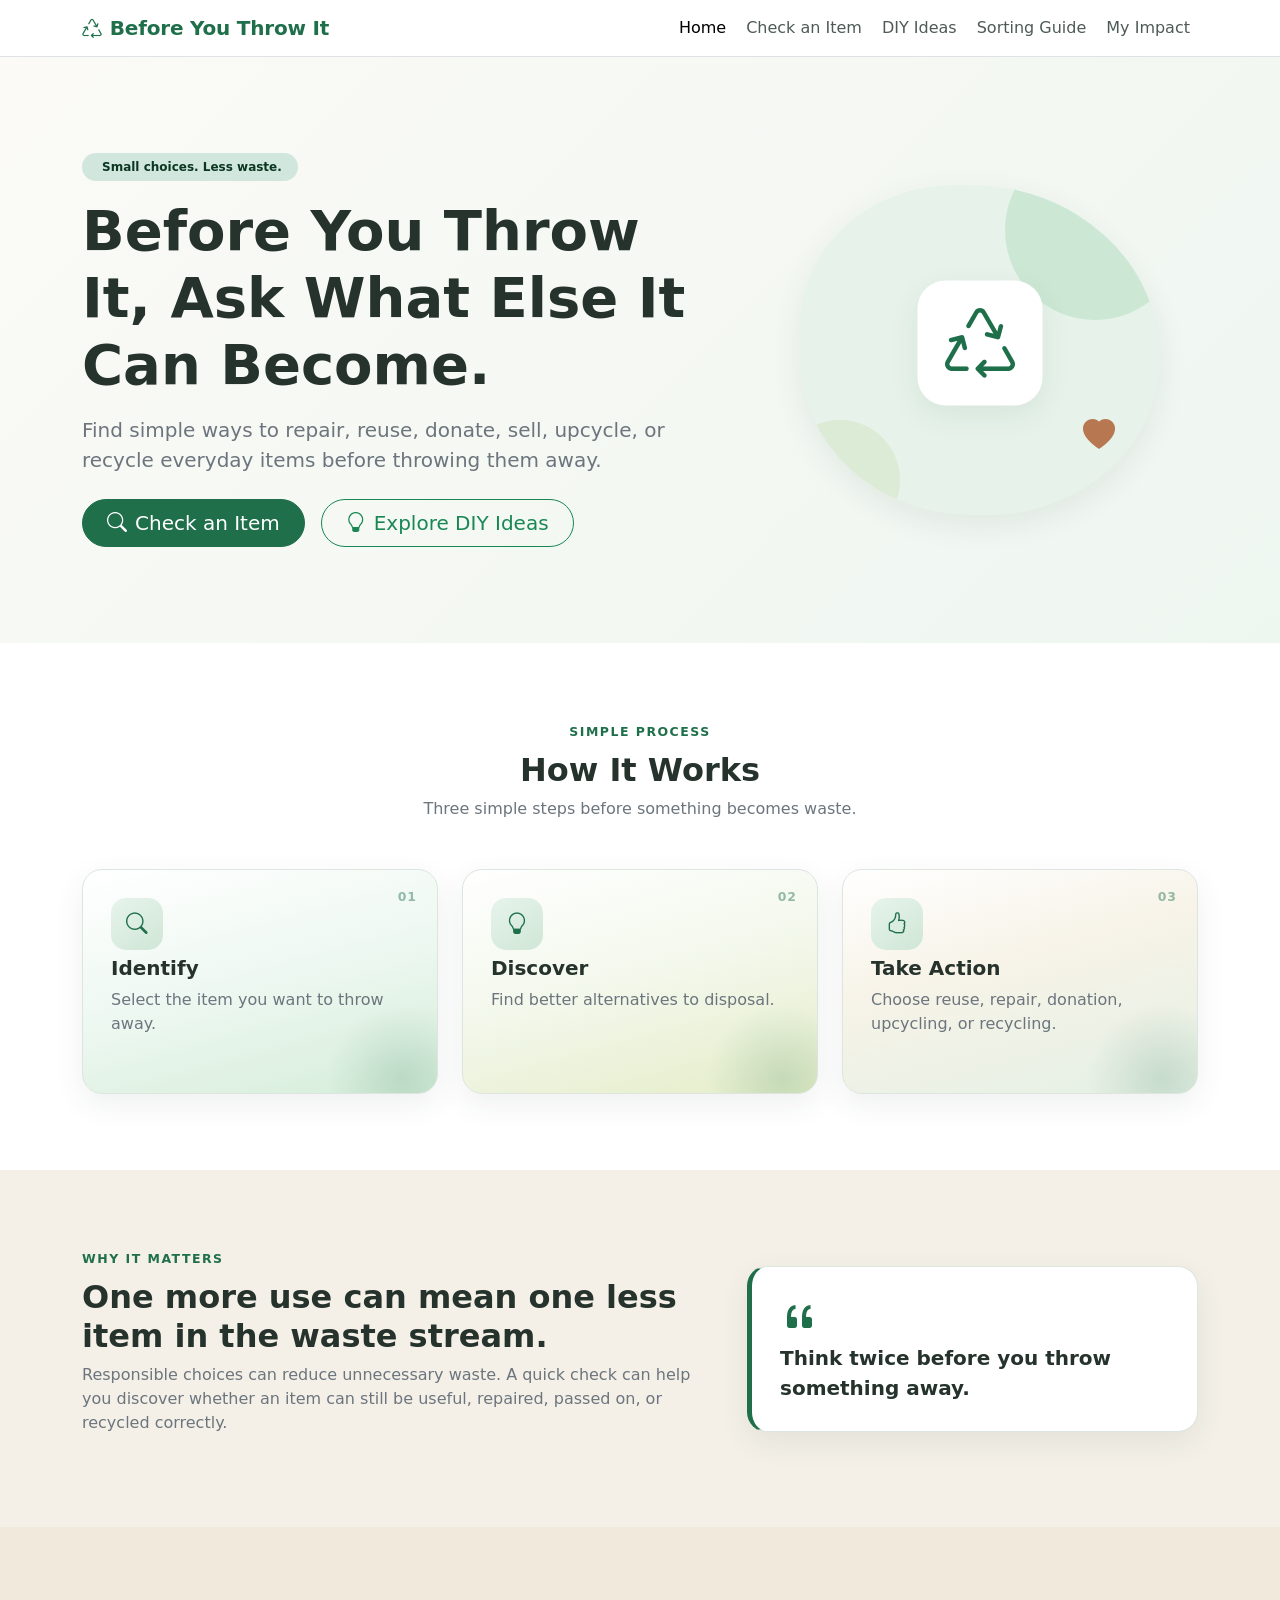
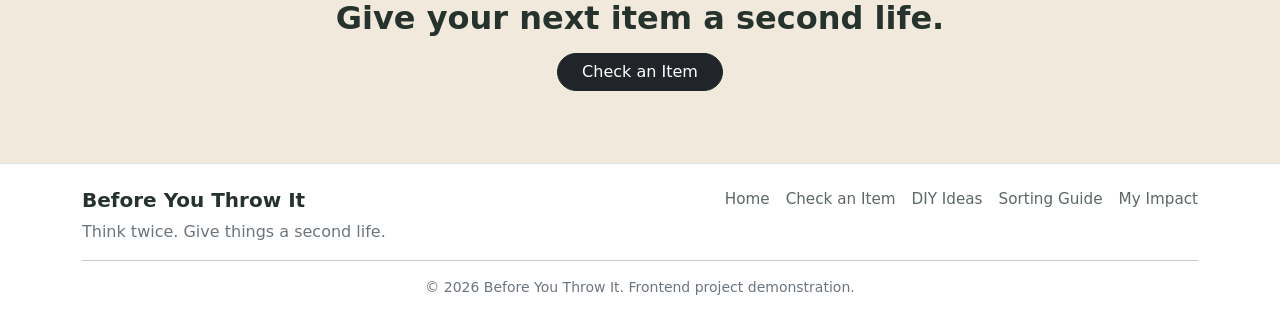
<file: index.html>
<!DOCTYPE html>
<html lang="en">
<head>
  <meta charset="UTF-8">
  <meta name="viewport" content="width=device-width, initial-scale=1.0">
  <meta name="description" content="Before You Throw It - a simple waste reduction frontend prototype.">
  <title>Before You Throw It | Home</title>
  <link href="https://cdn.jsdelivr.net/npm/bootstrap@5.3.3/dist/css/bootstrap.min.css" rel="stylesheet">
  <link href="https://cdn.jsdelivr.net/npm/bootstrap-icons@1.11.3/font/bootstrap-icons.css" rel="stylesheet">
  <link rel="stylesheet" href="css/style.css">
</head>
<body>
  <nav class="navbar navbar-expand-lg navbar-light bg-white sticky-top border-bottom">
    <div class="container">
      <a class="navbar-brand fw-bold text-success" href="index.html">
        <i class="bi bi-recycle me-2"></i>Before You Throw It
      </a>
      <button class="navbar-toggler" type="button" data-bs-toggle="collapse" data-bs-target="#mainNav"
              aria-controls="mainNav" aria-expanded="false" aria-label="Toggle navigation">
        <span class="navbar-toggler-icon"></span>
      </button>
      <div class="collapse navbar-collapse" id="mainNav">
        <ul class="navbar-nav ms-auto align-items-lg-center gap-lg-1">
          <li class="nav-item"><a class="nav-link active" href="index.html">Home</a></li>
          <li class="nav-item"><a class="nav-link" href="check-item.html">Check an Item</a></li>
          <li class="nav-item"><a class="nav-link" href="diy.html">DIY Ideas</a></li>
          <li class="nav-item"><a class="nav-link" href="sorting-guide.html">Sorting Guide</a></li>
          <li class="nav-item"><a class="nav-link" href="impact.html">My Impact</a></li>
        </ul>
      </div>
    </div>
  </nav>

  <main>
    <section class="hero-section py-5">
      <div class="container py-lg-5">
        <div class="row align-items-center g-5">
          <div class="col-lg-7">
            <span class="badge rounded-pill bg-success-subtle text-success-emphasis px-3 py-2 mb-3">
              <i class="bi bi-leaf me-1"></i> Small choices. Less waste.
            </span>
            <h1 class="display-4 fw-bold mb-3">Before You Throw It, Ask What Else It Can Become.</h1>
            <p class="lead text-secondary mb-4">
              Find simple ways to repair, reuse, donate, sell, upcycle, or recycle everyday items before throwing them away.
            </p>
            <div class="d-flex flex-wrap gap-3">
              <a class="btn btn-success btn-lg rounded-pill px-4" href="check-item.html">
                <i class="bi bi-search me-2"></i>Check an Item
              </a>
              <a class="btn btn-outline-success btn-lg rounded-pill px-4" href="diy.html">
                <i class="bi bi-lightbulb me-2"></i>Explore DIY Ideas
              </a>
            </div>
          </div>
          <div class="col-lg-5">
            <div class="eco-visual mx-auto" aria-label="Eco-friendly illustration">
              <div class="eco-circle circle-one"></div>
              <div class="eco-circle circle-two"></div>
              <div class="eco-leaf"><i class="bi bi-leaf-fill"></i></div>
              <div class="eco-box"><i class="bi bi-recycle"></i></div>
              <div class="eco-small"><i class="bi bi-heart-fill"></i></div>
            </div>
          </div>
        </div>
      </div>
    </section>

    <section class="section-padding bg-white">
      <div class="container">
        <div class="text-center mb-5">
          <span class="section-kicker">Simple process</span>
          <h2 class="fw-bold">How It Works</h2>
          <p class="text-secondary">Three simple steps before something becomes waste.</p>
        </div>
        <div class="row g-4">
          <div class="col-md-4">
            <a class="feature-card feature-card-identify h-100" href="check-item.html">
              <span class="feature-step">01</span>
              <div class="icon-box"><i class="bi bi-search"></i></div>
              <h3 class="h5 fw-bold">Identify</h3>
              <p class="text-secondary mb-2">Select the item you want to throw away.</p>
              <span class="feature-hint">Start checking <i class="bi bi-arrow-right"></i></span>
            </a>
          </div>
          <div class="col-md-4">
            <a class="feature-card feature-card-discover h-100" href="diy.html">
              <span class="feature-step">02</span>
              <div class="icon-box"><i class="bi bi-lightbulb"></i></div>
              <h3 class="h5 fw-bold">Discover</h3>
              <p class="text-secondary mb-2">Find better alternatives to disposal.</p>
              <span class="feature-hint">See DIY ideas <i class="bi bi-arrow-right"></i></span>
            </a>
          </div>
          <div class="col-md-4">
            <a class="feature-card feature-card-action h-100" href="check-item.html">
              <span class="feature-step">03</span>
              <div class="icon-box"><i class="bi bi-hand-thumbs-up"></i></div>
              <h3 class="h5 fw-bold">Take Action</h3>
              <p class="text-secondary mb-2">Choose reuse, repair, donation, upcycling, or recycling.</p>
              <span class="feature-hint">Choose an action <i class="bi bi-arrow-right"></i></span>
            </a>
          </div>
        </div>
      </div>
    </section>

    <section class="section-padding why-section">
      <div class="container">
        <div class="row align-items-center g-4">
          <div class="col-lg-7">
            <span class="section-kicker">Why it matters</span>
            <h2 class="fw-bold">One more use can mean one less item in the waste stream.</h2>
            <p class="text-secondary">
              Responsible choices can reduce unnecessary waste. A quick check can help you discover whether an item
              can still be useful, repaired, passed on, or recycled correctly.
            </p>
          </div>
          <div class="col-lg-5">
            <div class="quote-card">
              <i class="bi bi-quote display-6 text-success"></i>
              <p class="mb-0 fs-5 fw-semibold">Think twice before you throw something away.</p>
            </div>
          </div>
        </div>
      </div>
    </section>

    <section class="cta-section py-5">
      <div class="container text-center py-4">
        <h2 class="fw-bold">Give your next item a second life.</h2>
        <a class="btn btn-dark rounded-pill px-4 mt-2" href="check-item.html">Check an Item</a>
      </div>
    </section>
  </main>

  <footer class="site-footer">
    <div class="container py-4">
      <div class="row g-4">
        <div class="col-lg-5">
          <h5 class="fw-bold">Before You Throw It</h5>
          <p class="text-secondary mb-0">Think twice. Give things a second life.</p>
        </div>
        <div class="col-lg-7">
          <div class="d-flex flex-wrap gap-3 justify-content-lg-end">
            <a href="index.html">Home</a>
            <a href="check-item.html">Check an Item</a>
            <a href="diy.html">DIY Ideas</a>
            <a href="sorting-guide.html">Sorting Guide</a>
            <a href="impact.html">My Impact</a>
          </div>
        </div>
      </div>
      <hr>
      <p class="small text-secondary mb-0 text-center">© 2026 Before You Throw It. Frontend project demonstration.</p>
    </div>
  </footer>

  <script src="https://cdn.jsdelivr.net/npm/bootstrap@5.3.3/dist/js/bootstrap.bundle.min.js"></script>
  <script src="js/main.js"></script>
</body>
</html>
</file>
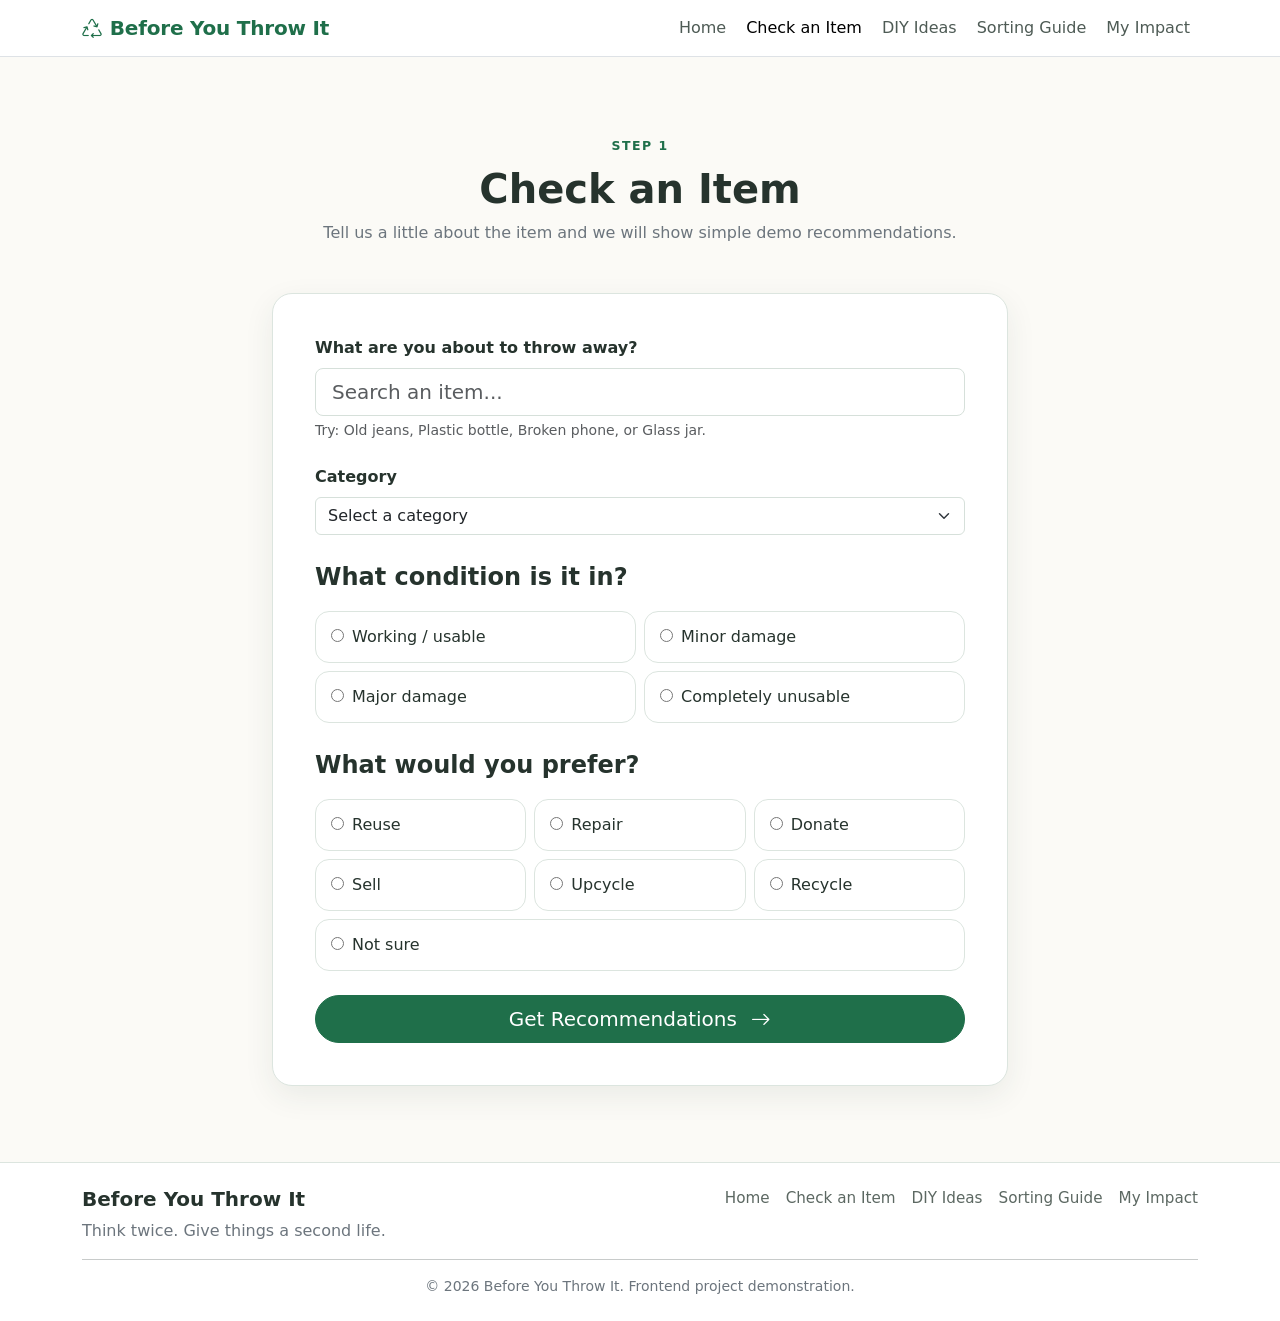
<file: check-item.html>
<!DOCTYPE html>
<html lang="en">
<head>
  <meta charset="UTF-8">
  <meta name="viewport" content="width=device-width, initial-scale=1.0">
  <title>Check an Item | Before You Throw It</title>
  <link href="https://cdn.jsdelivr.net/npm/bootstrap@5.3.3/dist/css/bootstrap.min.css" rel="stylesheet">
  <link href="https://cdn.jsdelivr.net/npm/bootstrap-icons@1.11.3/font/bootstrap-icons.css" rel="stylesheet">
  <link rel="stylesheet" href="css/style.css">
</head>
<body>
  <nav class="navbar navbar-expand-lg navbar-light bg-white sticky-top border-bottom">
    <div class="container">
      <a class="navbar-brand fw-bold text-success" href="index.html"><i class="bi bi-recycle me-2"></i>Before You Throw It</a>
      <button class="navbar-toggler" type="button" data-bs-toggle="collapse" data-bs-target="#mainNav" aria-label="Toggle navigation">
        <span class="navbar-toggler-icon"></span>
      </button>
      <div class="collapse navbar-collapse" id="mainNav">
        <ul class="navbar-nav ms-auto gap-lg-1">
          <li class="nav-item"><a class="nav-link" href="index.html">Home</a></li>
          <li class="nav-item"><a class="nav-link active" href="check-item.html">Check an Item</a></li>
          <li class="nav-item"><a class="nav-link" href="diy.html">DIY Ideas</a></li>
          <li class="nav-item"><a class="nav-link" href="sorting-guide.html">Sorting Guide</a></li>
          <li class="nav-item"><a class="nav-link" href="impact.html">My Impact</a></li>
        </ul>
      </div>
    </div>
  </nav>

  <main class="section-padding">
    <div class="container">
      <div class="page-heading text-center mb-5">
        <span class="section-kicker">Step 1</span>
        <h1 class="fw-bold">Check an Item</h1>
        <p class="text-secondary">Tell us a little about the item and we will show simple demo recommendations.</p>
      </div>

      <div class="row justify-content-center">
        <div class="col-xl-8">
          <div class="form-card">
            <div id="formMessage" class="alert d-none" role="alert"></div>

            <form id="itemForm" novalidate>
              <div class="mb-4">
                <label for="itemInput" class="form-label fw-semibold">What are you about to throw away?</label>
                <input type="text" id="itemInput" class="form-control form-control-lg" placeholder="Search an item..." list="itemSuggestions" autocomplete="off">
                <datalist id="itemSuggestions">
                  <option value="Old jeans">
                  <option value="Cotton shirt">
                  <option value="Plastic bottle">
                  <option value="Glass jar">
                  <option value="Cardboard box">
                  <option value="Old books">
                  <option value="Broken phone">
                  <option value="Old charger">
                  <option value="Wooden chair">
                  <option value="Food leftovers">
                </datalist>
                <div id="itemHelp" class="form-text">Try: Old jeans, Plastic bottle, Broken phone, or Glass jar.</div>
              </div>

              <div class="mb-4">
                <label for="category" class="form-label fw-semibold">Category</label>
                <select id="category" class="form-select">
                  <option value="">Select a category</option>
                  <option>Clothing</option>
                  <option>Electronics</option>
                  <option>Plastic</option>
                  <option>Paper</option>
                  <option>Glass</option>
                  <option>Food</option>
                  <option>Household</option>
                </select>
              </div>

              <fieldset class="mb-4">
                <legend class="form-label fw-semibold">What condition is it in?</legend>
                <div class="row g-2">
                  <div class="col-sm-6"><label class="choice-card"><input type="radio" name="condition" value="Working / usable"><span>Working / usable</span></label></div>
                  <div class="col-sm-6"><label class="choice-card"><input type="radio" name="condition" value="Minor damage"><span>Minor damage</span></label></div>
                  <div class="col-sm-6"><label class="choice-card"><input type="radio" name="condition" value="Major damage"><span>Major damage</span></label></div>
                  <div class="col-sm-6"><label class="choice-card"><input type="radio" name="condition" value="Completely unusable"><span>Completely unusable</span></label></div>
                </div>
              </fieldset>

              <fieldset class="mb-4">
                <legend class="form-label fw-semibold">What would you prefer?</legend>
                <div class="row g-2">
                  <div class="col-6 col-md-4"><label class="choice-card"><input type="radio" name="preference" value="Reuse"><span>Reuse</span></label></div>
                  <div class="col-6 col-md-4"><label class="choice-card"><input type="radio" name="preference" value="Repair"><span>Repair</span></label></div>
                  <div class="col-6 col-md-4"><label class="choice-card"><input type="radio" name="preference" value="Donate"><span>Donate</span></label></div>
                  <div class="col-6 col-md-4"><label class="choice-card"><input type="radio" name="preference" value="Sell"><span>Sell</span></label></div>
                  <div class="col-6 col-md-4"><label class="choice-card"><input type="radio" name="preference" value="Upcycle"><span>Upcycle</span></label></div>
                  <div class="col-6 col-md-4"><label class="choice-card"><input type="radio" name="preference" value="Recycle"><span>Recycle</span></label></div>
                  <div class="col-12"><label class="choice-card"><input type="radio" name="preference" value="Not sure"><span>Not sure</span></label></div>
                </div>
              </fieldset>

              <button type="submit" class="btn btn-success btn-lg rounded-pill w-100">
                Get Recommendations <i class="bi bi-arrow-right ms-2"></i>
              </button>
            </form>
          </div>
        </div>
      </div>
    </div>
  </main>

  <footer class="site-footer">
    <div class="container py-4">
      <div class="row g-4">
        <div class="col-lg-5"><h5 class="fw-bold">Before You Throw It</h5><p class="text-secondary mb-0">Think twice. Give things a second life.</p></div>
        <div class="col-lg-7"><div class="d-flex flex-wrap gap-3 justify-content-lg-end">
          <a href="index.html">Home</a><a href="check-item.html">Check an Item</a><a href="diy.html">DIY Ideas</a><a href="sorting-guide.html">Sorting Guide</a><a href="impact.html">My Impact</a>
        </div></div>
      </div>
      <hr><p class="small text-secondary mb-0 text-center">© 2026 Before You Throw It. Frontend project demonstration.</p>
    </div>
  </footer>
  <div class="toast-container position-fixed bottom-0 end-0 p-3"><div id="siteToast" class="toast" role="status" aria-live="polite"><div class="toast-body"></div></div></div>

  <script src="https://cdn.jsdelivr.net/npm/bootstrap@5.3.3/dist/js/bootstrap.bundle.min.js"></script>
  <script src="js/storage.js"></script>
  <script src="js/items.js"></script>
  <script src="js/main.js"></script>
</body>
</html>
</file>
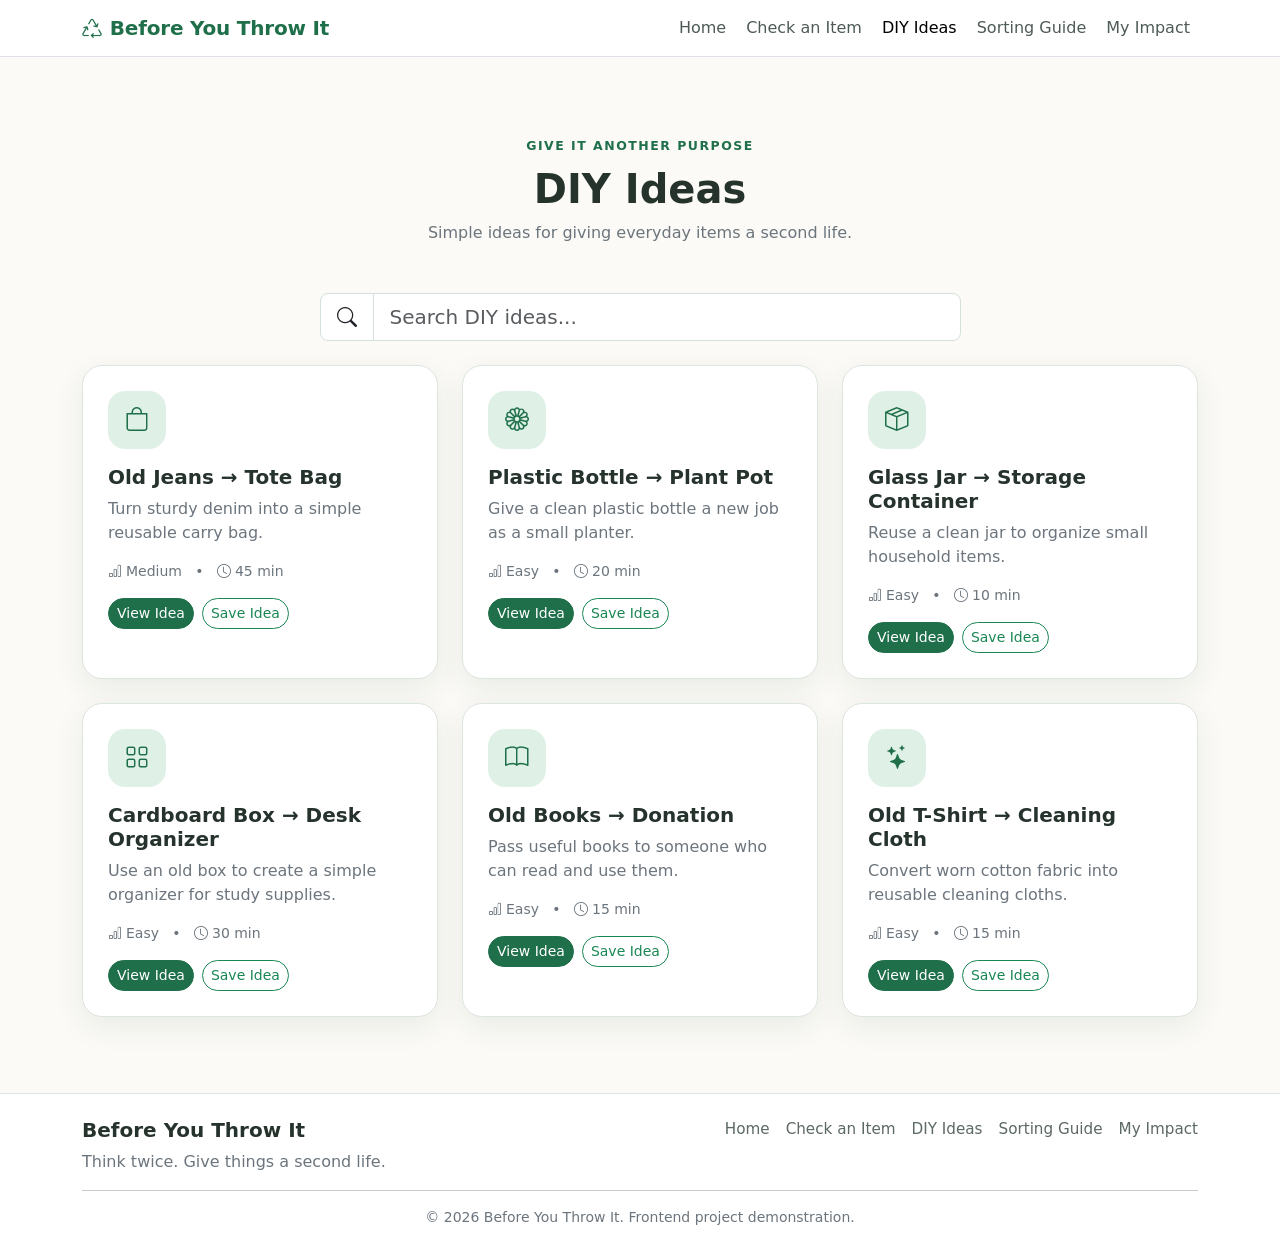
<file: diy.html>
<!DOCTYPE html>
<html lang="en">
<head>
  <meta charset="UTF-8"><meta name="viewport" content="width=device-width, initial-scale=1.0">
  <title>DIY Ideas | Before You Throw It</title>
  <link href="https://cdn.jsdelivr.net/npm/bootstrap@5.3.3/dist/css/bootstrap.min.css" rel="stylesheet">
  <link href="https://cdn.jsdelivr.net/npm/bootstrap-icons@1.11.3/font/bootstrap-icons.css" rel="stylesheet">
  <link rel="stylesheet" href="css/style.css">
</head>
<body>
<nav class="navbar navbar-expand-lg navbar-light bg-white sticky-top border-bottom"><div class="container">
  <a class="navbar-brand fw-bold text-success" href="index.html"><i class="bi bi-recycle me-2"></i>Before You Throw It</a>
  <button class="navbar-toggler" type="button" data-bs-toggle="collapse" data-bs-target="#mainNav" aria-label="Toggle navigation"><span class="navbar-toggler-icon"></span></button>
  <div class="collapse navbar-collapse" id="mainNav"><ul class="navbar-nav ms-auto gap-lg-1">
    <li class="nav-item"><a class="nav-link" href="index.html">Home</a></li><li class="nav-item"><a class="nav-link" href="check-item.html">Check an Item</a></li>
    <li class="nav-item"><a class="nav-link active" href="diy.html">DIY Ideas</a></li><li class="nav-item"><a class="nav-link" href="sorting-guide.html">Sorting Guide</a></li><li class="nav-item"><a class="nav-link" href="impact.html">My Impact</a></li>
  </ul></div>
</div></nav>

<main class="section-padding"><div class="container">
  <div class="text-center mb-5"><span class="section-kicker">Give it another purpose</span><h1 class="fw-bold">DIY Ideas</h1><p class="text-secondary">Simple ideas for giving everyday items a second life.</p></div>
  <div class="row justify-content-center mb-4"><div class="col-md-7"><label for="diySearch" class="visually-hidden">Search DIY ideas</label><div class="input-group input-group-lg">
    <span class="input-group-text bg-white"><i class="bi bi-search"></i></span><input id="diySearch" class="form-control" placeholder="Search DIY ideas...">
  </div></div></div>
  <div id="diyMessage" class="alert d-none" role="alert"></div>
  <div id="diyGrid" class="row g-4"></div>
</div></main>

<footer class="site-footer"><div class="container py-4"><div class="row g-4"><div class="col-lg-5"><h5 class="fw-bold">Before You Throw It</h5><p class="text-secondary mb-0">Think twice. Give things a second life.</p></div>
<div class="col-lg-7"><div class="d-flex flex-wrap gap-3 justify-content-lg-end"><a href="index.html">Home</a><a href="check-item.html">Check an Item</a><a href="diy.html">DIY Ideas</a><a href="sorting-guide.html">Sorting Guide</a><a href="impact.html">My Impact</a></div></div></div>
<hr><p class="small text-secondary mb-0 text-center">© 2026 Before You Throw It. Frontend project demonstration.</p></div></footer>

<div class="modal fade" id="ideaModal" tabindex="-1" aria-labelledby="ideaModalLabel" aria-hidden="true"><div class="modal-dialog modal-dialog-centered"><div class="modal-content">
  <div class="modal-header"><h2 class="modal-title h5 fw-bold" id="ideaModalLabel">DIY Idea</h2><button type="button" class="btn-close" data-bs-dismiss="modal" aria-label="Close"></button></div>
  <div class="modal-body"><p id="modalDescription" class="text-secondary"></p><h3 class="h6 fw-bold">Simple steps</h3><ol id="modalSteps" class="text-secondary"></ol></div>
</div></div></div>
<div class="toast-container position-fixed bottom-0 end-0 p-3"><div id="siteToast" class="toast" role="status" aria-live="polite"><div class="toast-body"></div></div></div>
<script src="https://cdn.jsdelivr.net/npm/bootstrap@5.3.3/dist/js/bootstrap.bundle.min.js"></script>
<script src="js/storage.js"></script><script src="js/diy.js"></script><script src="js/main.js"></script>
</body>
</html>
</file>
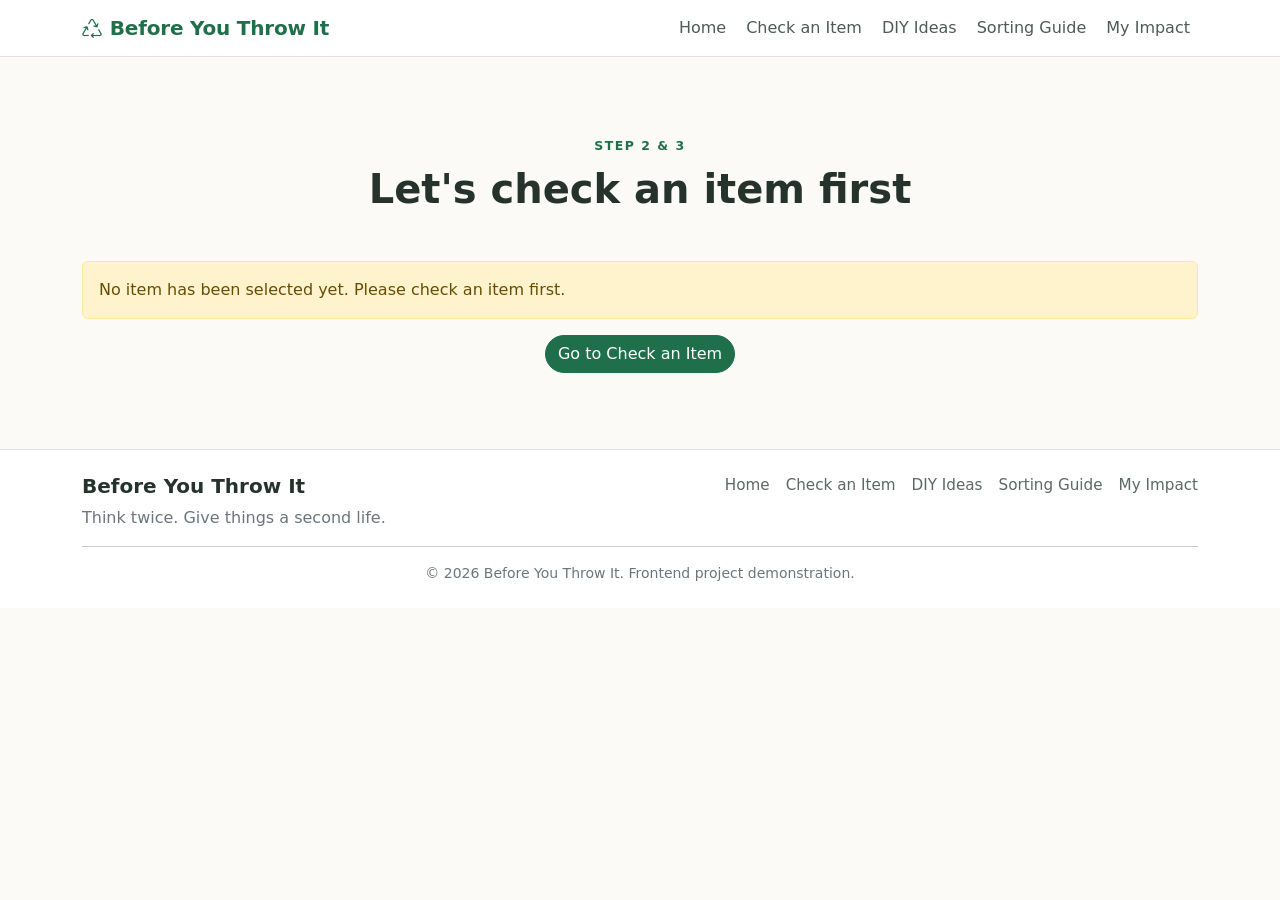
<file: recommendations.html>
<!DOCTYPE html>
<html lang="en">
<head>
  <meta charset="UTF-8">
  <meta name="viewport" content="width=device-width, initial-scale=1.0">
  <title>Recommendations | Before You Throw It</title>
  <link href="https://cdn.jsdelivr.net/npm/bootstrap@5.3.3/dist/css/bootstrap.min.css" rel="stylesheet">
  <link href="https://cdn.jsdelivr.net/npm/bootstrap-icons@1.11.3/font/bootstrap-icons.css" rel="stylesheet">
  <link rel="stylesheet" href="css/style.css">
</head>
<body>
  <nav class="navbar navbar-expand-lg navbar-light bg-white sticky-top border-bottom">
    <div class="container">
      <a class="navbar-brand fw-bold text-success" href="index.html"><i class="bi bi-recycle me-2"></i>Before You Throw It</a>
      <button class="navbar-toggler" type="button" data-bs-toggle="collapse" data-bs-target="#mainNav" aria-label="Toggle navigation"><span class="navbar-toggler-icon"></span></button>
      <div class="collapse navbar-collapse" id="mainNav"><ul class="navbar-nav ms-auto gap-lg-1">
        <li class="nav-item"><a class="nav-link" href="index.html">Home</a></li><li class="nav-item"><a class="nav-link" href="check-item.html">Check an Item</a></li>
        <li class="nav-item"><a class="nav-link" href="diy.html">DIY Ideas</a></li><li class="nav-item"><a class="nav-link" href="sorting-guide.html">Sorting Guide</a></li><li class="nav-item"><a class="nav-link" href="impact.html">My Impact</a></li>
      </ul></div>
    </div>
  </nav>

  <main class="section-padding">
    <div class="container">
      <div class="text-center mb-5">
        <span class="section-kicker">Step 2 & 3</span>
        <h1 id="recommendationTitle" class="fw-bold">Better options for your item</h1>
        <p id="itemSummary" class="text-secondary mb-0"></p>
      </div>
      <div id="recommendationMessage" class="alert d-none" role="alert"></div>
      <div id="recommendationGrid" class="row g-4"></div>
    </div>
  </main>

  <footer class="site-footer"><div class="container py-4">
    <div class="row g-4"><div class="col-lg-5"><h5 class="fw-bold">Before You Throw It</h5><p class="text-secondary mb-0">Think twice. Give things a second life.</p></div>
    <div class="col-lg-7"><div class="d-flex flex-wrap gap-3 justify-content-lg-end"><a href="index.html">Home</a><a href="check-item.html">Check an Item</a><a href="diy.html">DIY Ideas</a><a href="sorting-guide.html">Sorting Guide</a><a href="impact.html">My Impact</a></div></div></div>
    <hr><p class="small text-secondary mb-0 text-center">© 2026 Before You Throw It. Frontend project demonstration.</p>
  </div></footer>

  <div class="toast-container position-fixed bottom-0 end-0 p-3"><div id="siteToast" class="toast" role="status" aria-live="polite"><div class="toast-body"></div></div></div>
  <script src="https://cdn.jsdelivr.net/npm/bootstrap@5.3.3/dist/js/bootstrap.bundle.min.js"></script>
  <script src="js/storage.js"></script><script src="js/items.js"></script><script src="js/recommendations.js"></script><script src="js/main.js"></script>
</body>
</html>
</file>
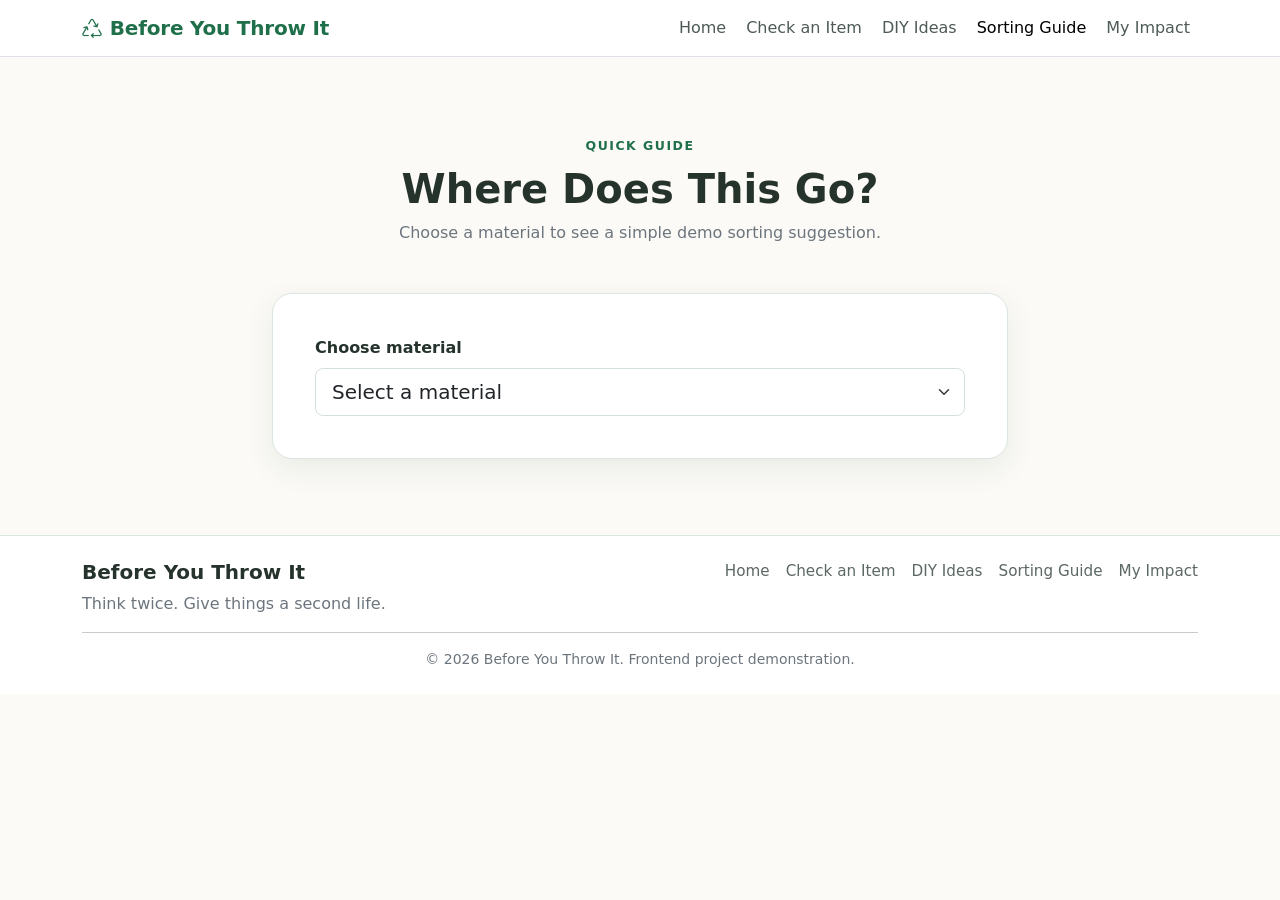
<file: sorting-guide.html>
<!DOCTYPE html>
<html lang="en">
<head>
  <meta charset="UTF-8"><meta name="viewport" content="width=device-width, initial-scale=1.0">
  <title>Sorting Guide | Before You Throw It</title>
  <link href="https://cdn.jsdelivr.net/npm/bootstrap@5.3.3/dist/css/bootstrap.min.css" rel="stylesheet">
  <link href="https://cdn.jsdelivr.net/npm/bootstrap-icons@1.11.3/font/bootstrap-icons.css" rel="stylesheet">
  <link rel="stylesheet" href="css/style.css">
</head>
<body>
<nav class="navbar navbar-expand-lg navbar-light bg-white sticky-top border-bottom"><div class="container">
  <a class="navbar-brand fw-bold text-success" href="index.html"><i class="bi bi-recycle me-2"></i>Before You Throw It</a>
  <button class="navbar-toggler" type="button" data-bs-toggle="collapse" data-bs-target="#mainNav" aria-label="Toggle navigation"><span class="navbar-toggler-icon"></span></button>
  <div class="collapse navbar-collapse" id="mainNav"><ul class="navbar-nav ms-auto gap-lg-1">
    <li class="nav-item"><a class="nav-link" href="index.html">Home</a></li><li class="nav-item"><a class="nav-link" href="check-item.html">Check an Item</a></li>
    <li class="nav-item"><a class="nav-link" href="diy.html">DIY Ideas</a></li><li class="nav-item"><a class="nav-link active" href="sorting-guide.html">Sorting Guide</a></li><li class="nav-item"><a class="nav-link" href="impact.html">My Impact</a></li>
  </ul></div>
</div></nav>

<main class="section-padding"><div class="container"><div class="row justify-content-center"><div class="col-xl-8">
  <div class="text-center mb-5"><span class="section-kicker">Quick guide</span><h1 class="fw-bold">Where Does This Go?</h1><p class="text-secondary">Choose a material to see a simple demo sorting suggestion.</p></div>
  <div class="form-card">
    <label for="materialSelect" class="form-label fw-semibold">Choose material</label>
    <select id="materialSelect" class="form-select form-select-lg"><option value="">Select a material</option><option>Plastic</option><option>Paper</option><option>Glass</option><option>Metal</option><option>Electronics</option><option>Organic Waste</option><option>Textile</option></select>
    <div id="sortingResult" class="sorting-result mt-4 d-none" role="status"><div class="icon-box mb-3"><i class="bi bi-recycle"></i></div><h2 id="sortingTitle" class="h4 fw-bold"></h2><p id="sortingText" class="text-secondary mb-0"></p></div>
  </div>
</div></div></div></main>

<footer class="site-footer"><div class="container py-4"><div class="row g-4"><div class="col-lg-5"><h5 class="fw-bold">Before You Throw It</h5><p class="text-secondary mb-0">Think twice. Give things a second life.</p></div>
<div class="col-lg-7"><div class="d-flex flex-wrap gap-3 justify-content-lg-end"><a href="index.html">Home</a><a href="check-item.html">Check an Item</a><a href="diy.html">DIY Ideas</a><a href="sorting-guide.html">Sorting Guide</a><a href="impact.html">My Impact</a></div></div></div>
<hr><p class="small text-secondary mb-0 text-center">© 2026 Before You Throw It. Frontend project demonstration.</p></div></footer>
<script src="https://cdn.jsdelivr.net/npm/bootstrap@5.3.3/dist/js/bootstrap.bundle.min.js"></script><script src="js/sorting.js"></script><script src="js/main.js"></script>
</body>
</html>
</file>
<file: css/style.css>
/* Before You Throw It - simple global styling */
:root {
  --deep-green: #1f6f4a;
  --light-green: #dff1e6;
  --off-white: #fbfaf6;
  --soft-beige: #f1eadc;
  --charcoal: #26332d;
  --muted: #68736e;
  --border: #dce5df;
  --shadow: 0 10px 30px rgba(34, 66, 49, 0.08);
}

html { scroll-behavior: smooth; }
body {
  margin: 0;
  color: var(--charcoal);
  background: var(--off-white);
  font-family: Inter, system-ui, -apple-system, "Segoe UI", sans-serif;
}
a { text-decoration: none; }
.navbar-brand { letter-spacing: -0.2px; }
.nav-link { color: #4e5b55; font-weight: 500; }
.nav-link:hover, .nav-link.active { color: var(--deep-green); }

.hero-section {
  background: linear-gradient(135deg, var(--off-white), #eef6f0);
  overflow: hidden;
}
.section-padding { padding: 76px 0; }
.section-kicker {
  display: inline-block;
  color: var(--deep-green);
  text-transform: uppercase;
  letter-spacing: .12em;
  font-size: .78rem;
  font-weight: 800;
  margin-bottom: .6rem;
}
.feature-card, .form-card, .dashboard-card, .quote-card, .recommendation-card, .diy-card, .stat-card {
  background: #fff;
  border: 1px solid var(--border);
  border-radius: 20px;
  box-shadow: var(--shadow);
}
.feature-card {
  position: relative;
  display: flex;
  flex-direction: column;
  padding: 28px;
  color: inherit;
  overflow: hidden;
  isolation: isolate;
  transition: transform .22s ease, box-shadow .22s ease, border-color .22s ease;
}
.feature-card-identify {
  background: linear-gradient(165deg, #ffffff 0%, #eef8f2 48%, #d5edd9 100%);
}
.feature-card-discover {
  background: linear-gradient(165deg, #ffffff 0%, #f3f8ec 48%, #e4edc8 100%);
}
.feature-card-action {
  background: linear-gradient(165deg, #ffffff 0%, #f7f3e8 42%, #e4f0e4 100%);
}
.feature-card::before {
  content: "";
  position: absolute;
  inset: auto -40px -60px auto;
  width: 150px;
  height: 150px;
  border-radius: 50%;
  background: radial-gradient(circle, rgba(31, 111, 74, .16), transparent 70%);
  pointer-events: none;
  z-index: -1;
  transition: transform .22s ease;
}
.feature-step {
  position: absolute;
  top: 18px;
  right: 20px;
  font-size: .78rem;
  font-weight: 800;
  letter-spacing: .08em;
  color: var(--deep-green);
  opacity: .45;
}
.feature-hint {
  margin-top: auto;
  font-size: .88rem;
  font-weight: 600;
  color: var(--deep-green);
  opacity: 0;
  transform: translateY(6px);
  transition: opacity .2s ease, transform .2s ease;
}
.feature-card:hover,
.feature-card:focus-visible {
  transform: translateY(-8px);
  border-color: var(--deep-green);
  box-shadow: 0 18px 34px rgba(31, 111, 74, .16);
  color: inherit;
}
.feature-card:hover::before,
.feature-card:focus-visible::before {
  transform: scale(1.35) translate(-12px, -8px);
}
.feature-card:hover .feature-hint,
.feature-card:focus-visible .feature-hint {
  opacity: 1;
  transform: translateY(0);
}
.feature-card:hover .icon-box,
.feature-card:focus-visible .icon-box {
  transform: translateY(-2px) scale(1.06);
  background: linear-gradient(145deg, #cfe8d8, #f4fbf6);
}
.feature-card:focus-visible {
  outline: 3px solid rgba(31, 111, 74, .35);
  outline-offset: 3px;
}
.icon-box {
  width: 52px; height: 52px;
  display: inline-flex; align-items: center; justify-content: center;
  border-radius: 15px;
  background: linear-gradient(145deg, #e7f4ec, #cfe6d6);
  color: var(--deep-green);
  font-size: 1.35rem;
  margin-bottom: .35rem;
  transition: transform .22s ease, background .22s ease;
}
@media (prefers-reduced-motion: reduce) {
  .feature-card, .feature-hint, .icon-box, .feature-card::before {
    transition: none;
  }
  .feature-card:hover,
  .feature-card:focus-visible {
    transform: none;
  }
}
.why-section { background: #f4f0e7; }
.quote-card { padding: 28px; border-left: 5px solid var(--deep-green); }
.cta-section { background: var(--soft-beige); }

.eco-visual {
  position: relative;
  width: min(360px, 90vw);
  height: 330px;
  background: #e7f3ea;
  border-radius: 45% 55% 50% 50%;
  overflow: hidden;
  box-shadow: var(--shadow);
}
.eco-circle { position: absolute; border-radius: 50%; background: #cce8d5; }
.circle-one { width: 180px; height: 180px; top: -45px; right: -25px; }
.circle-two { width: 120px; height: 120px; bottom: -25px; left: -20px; background: #dcebd5; }
.eco-leaf { position: absolute; left: 55px; top: 65px; font-size: 4rem; color: var(--deep-green); transform: rotate(-20deg); }
.eco-box {
  position: absolute; left: 50%; top: 48%; transform: translate(-50%, -50%);
  width: 125px; height: 125px; border-radius: 28px; background: #fff;
  display: flex; align-items: center; justify-content: center;
  color: var(--deep-green); font-size: 4.5rem; box-shadow: var(--shadow);
}
.eco-small { position: absolute; right: 45px; bottom: 55px; color: #b77851; font-size: 2rem; }

.page-heading { max-width: 720px; margin-inline: auto; }
.form-card { padding: clamp(22px, 5vw, 42px); }
.form-control, .form-select, .input-group-text { border-color: #d6e0da; }
.form-control:focus, .form-select:focus {
  border-color: var(--deep-green);
  box-shadow: 0 0 0 .2rem rgba(31, 111, 74, .12);
}
.choice-card {
  display: block; cursor: pointer; height: 100%;
  border: 1px solid var(--border); border-radius: 14px;
  padding: 13px 15px; background: #fff;
  transition: .15s ease;
}
.choice-card:hover { border-color: var(--deep-green); background: #f7fbf8; }
.choice-card input { margin-right: 8px; accent-color: var(--deep-green); }
.choice-card:has(input:checked) { border-color: var(--deep-green); background: var(--light-green); }

.recommendation-card, .diy-card { padding: 25px; height: 100%; }
.recommendation-card .action-icon, .diy-card .idea-icon {
  width: 58px; height: 58px; border-radius: 17px;
  display: inline-flex; align-items: center; justify-content: center;
  background: var(--light-green); color: var(--deep-green); font-size: 1.5rem;
}
.action-last { border-style: dashed; }
.sorting-result { padding: 25px; background: #f3faf5; border: 1px solid #cfe6d6; border-radius: 18px; }

.stat-card { padding: 22px; }
.stat-card i { font-size: 1.5rem; color: var(--deep-green); }
.stat-card span, .stat-card small { display: block; color: var(--muted); }
.stat-card strong { display: block; font-size: 1.9rem; margin: 5px 0; }
.dashboard-card { padding: 25px; }
.action-row { padding: 13px 0; border-bottom: 1px solid #e7ece9; }
.action-row:last-child { border-bottom: 0; }
.chart-wrap { position: relative; min-height: 270px; }

.site-footer { background: #fff; border-top: 1px solid var(--border); }
.site-footer a { color: #5c6862; font-size: .95rem; }
.site-footer a:hover { color: var(--deep-green); }

.btn-success { background: var(--deep-green); border-color: var(--deep-green); }
.btn-success:hover { background: #185c3d; border-color: #185c3d; }
.text-success { color: var(--deep-green) !important; }

@media (max-width: 767px) {
  .feature-hint {
    opacity: .9;
    transform: none;
  }
}
@media (max-width: 575px) {
  .section-padding { padding: 55px 0; }
  .hero-section h1 { font-size: 2.35rem; }
  .eco-visual { height: 280px; }
}
</file>
